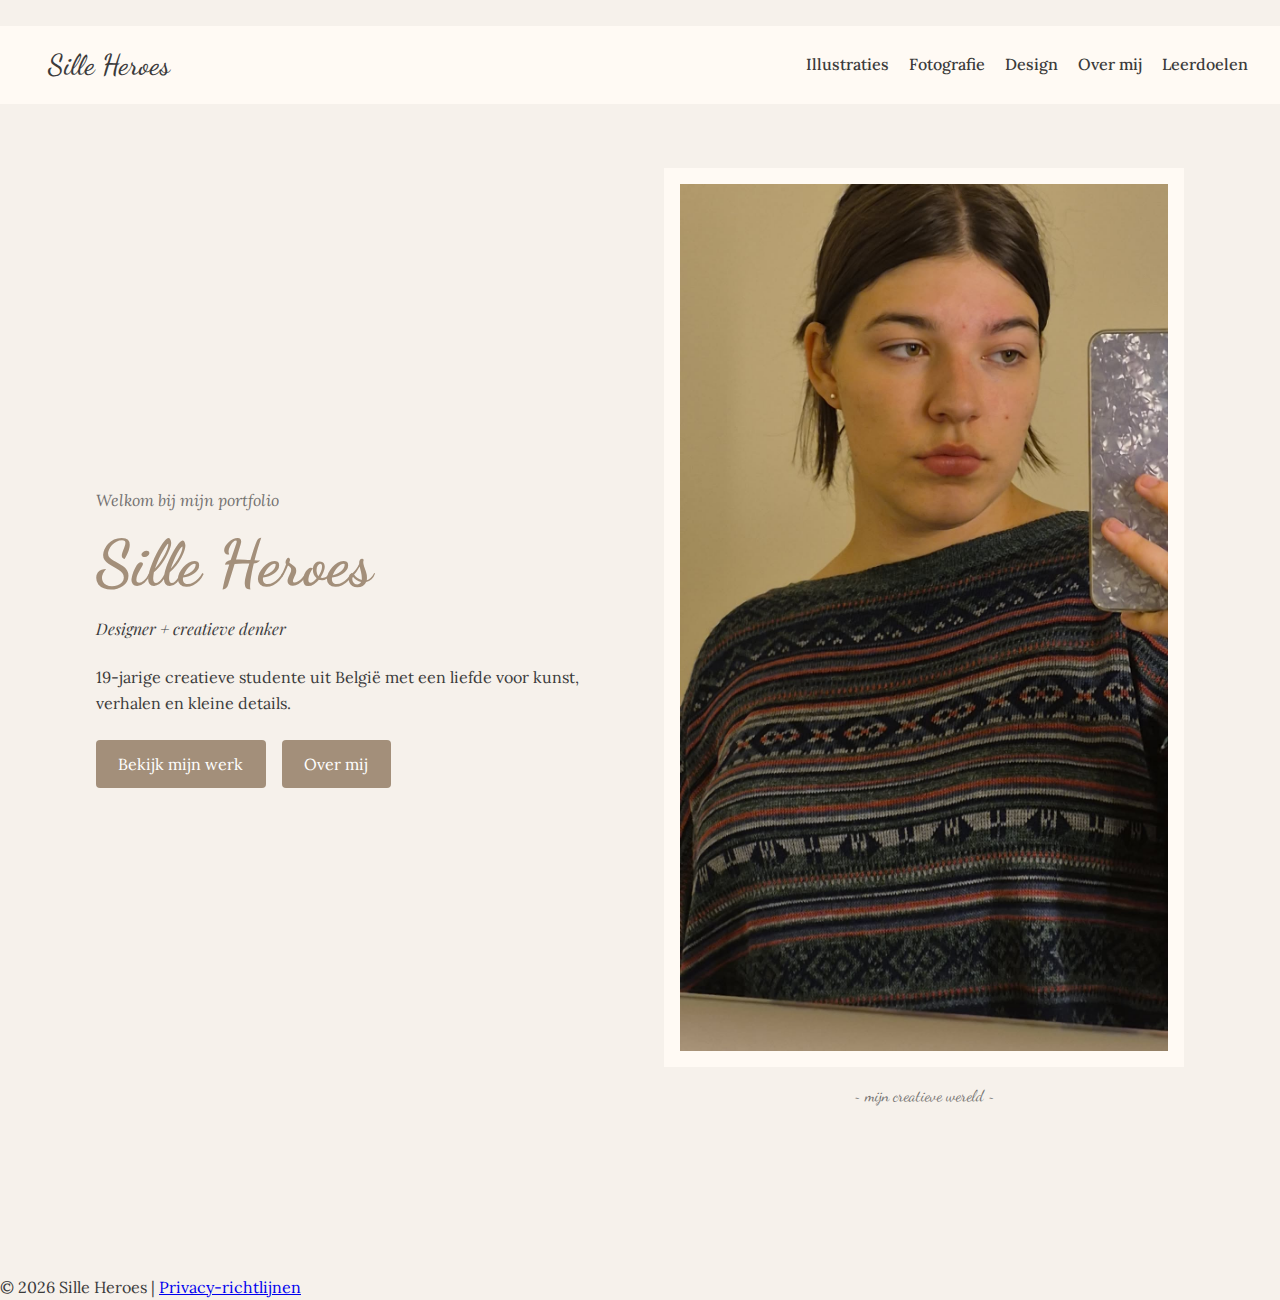
<file: index.html>
<!DOCTYPE html>
<html lang="nl">
<head>
    <meta charset="UTF-8">
    <title>Sille Heroes — Portfolio</title>
    <meta name="viewport" content="width=device-width, initial-scale=1.0">

    <!-- Fonts -->
    <link href="https://fonts.googleapis.com/css2?family=Playfair+Display&family=Dancing+Script&family=Lora&display=swap" rel="stylesheet">

    <link rel="stylesheet" href="style.css">
</head>
<body>
<main>
    <section class="fade-in delay-200">
        <a href="illustraties.html" class="btn">Bekijk werk</a>
    </section>
</main>

<!-- Navigation -->
<header class="nav">
    <div class="nav-inner">
        <a href="index.html" class="logo">Sille Heroes</a>
        <nav>
            <a href="illustraties.html">Illustraties</a>
            <a href="fotografie.html">Fotografie</a>
            <a href="design.html">Design</a>
            <a href="portfolio.html">Over mij</a>
            <a href="leerdoelen.html">Leerdoelen</a>
        </nav>
    </div>
</header>

<!-- Hero -->
<main>
    <section class="hero">
        <div class="hero-text">
            <span class="subtitle">Welkom bij mijn portfolio</span>
            <h1>Sille Heroes</h1>
            <p class="tagline">Designer + creatieve denker</p>
            <p class="intro">
                19-jarige creatieve studente uit België met een liefde voor kunst,
                verhalen en kleine details.
            </p>

            <div class="buttons">
                <a href="illustraties.html" class="btn">Bekijk mijn werk</a>
                <a href="portfolio.html" class="btn">Over mij</a>
            </div>
        </div>

        <div class="hero-image">
            <img src=".idea/images/Sille Heroes.jpg" alt="Sille Heroes" />
            <p class="caption">~ mijn creatieve wereld ~</p>
        </div>
    </section>
</main>
<div class="hero-text">
    <h1 class="fade-in delay-100">Sille Heroes</h1>
    <p class="tagline fade-in delay-200">
        Creatieve student met een liefde voor illustratie,
        fotografie en design.
    </p>

    <div class="hero-buttons fade-in delay-300">
        <a href="illustraties.html" class="btn">Bekijk werk</a>
        <a href="portfolio.html" class="btn-outline">Over mij</a>
    </div>
</div>

<footer>
    <p>&copy; 2026 Sille Heroes | <a href="privacy.html">Privacy-richtlijnen</a></p>
</footer>

<script src="main.js"></script>
</body>
</html>
</file>
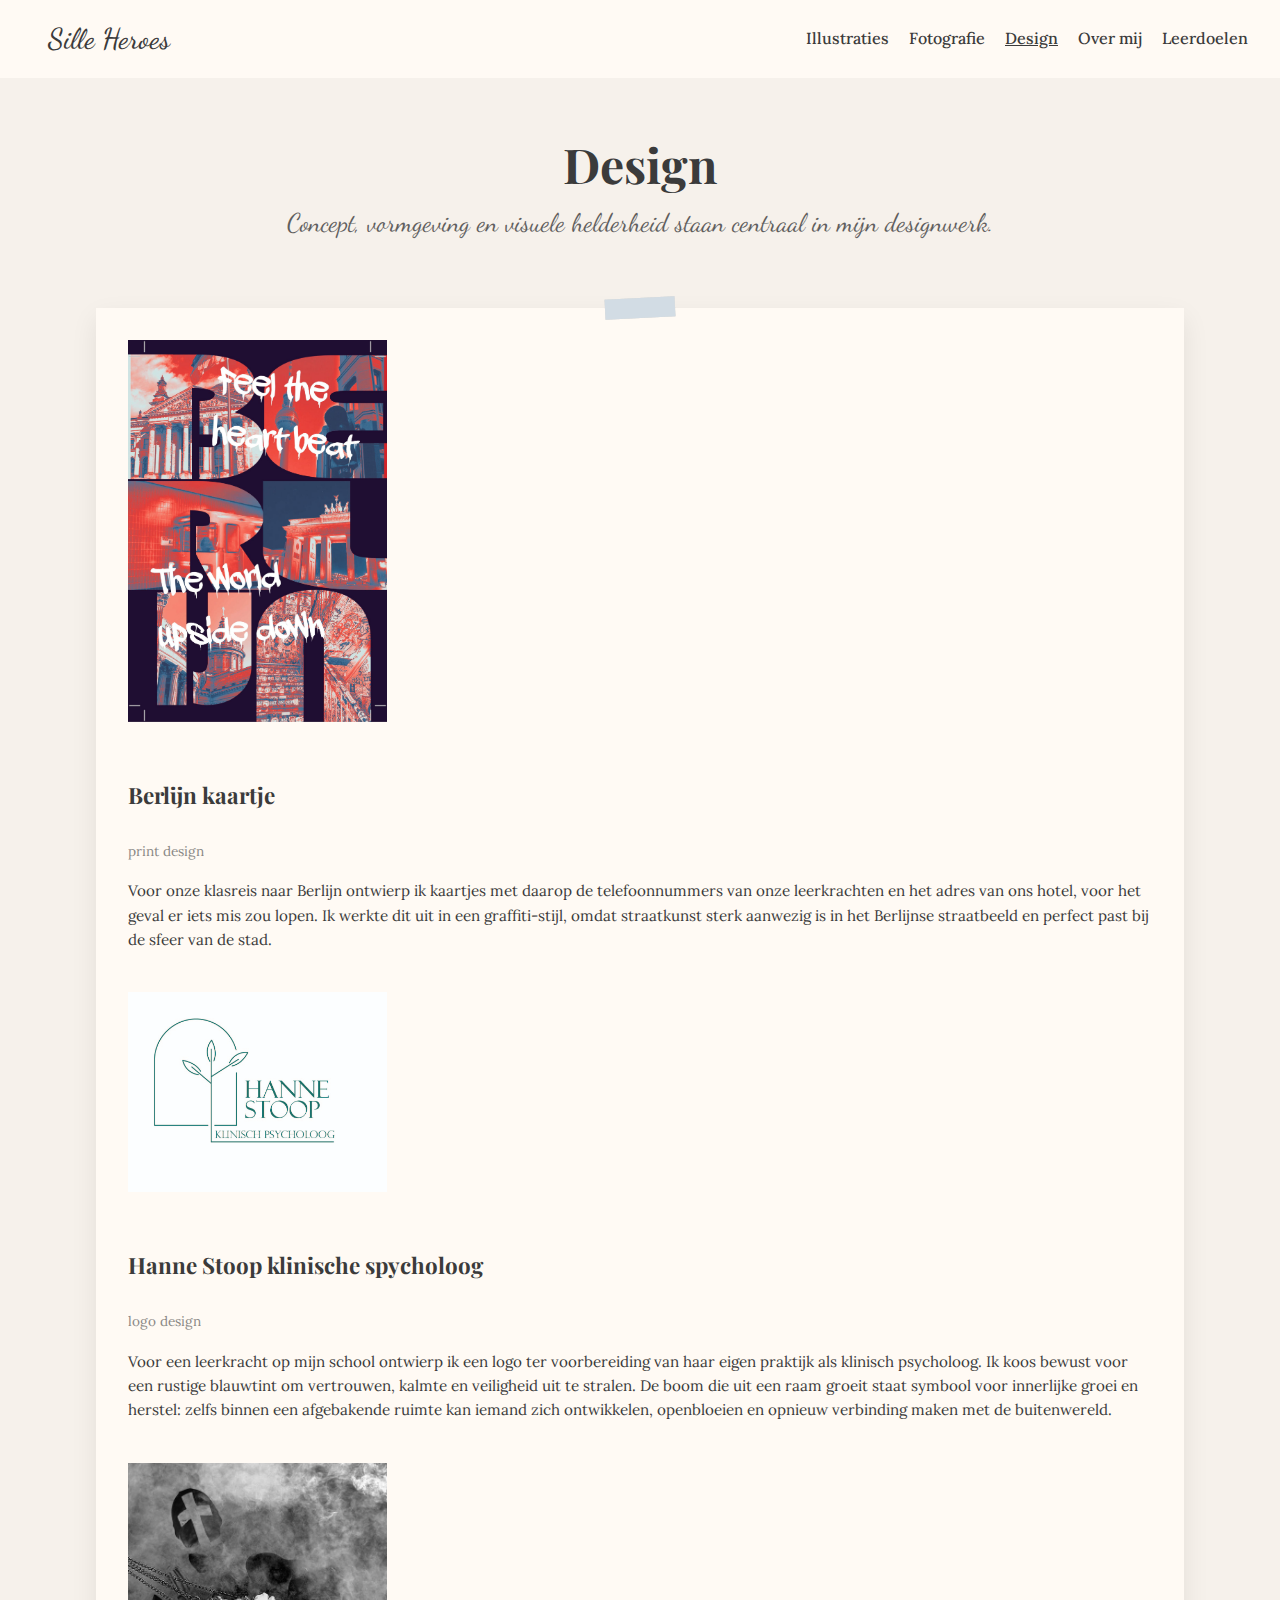
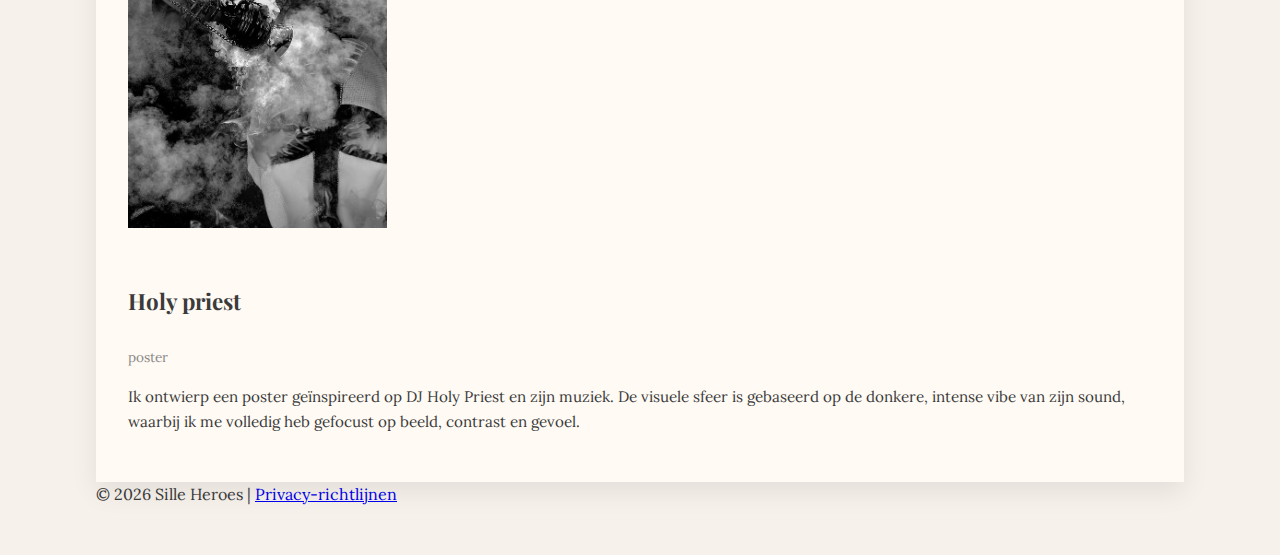
<file: design.html>
<!DOCTYPE html>
<html lang="nl">
<head>
    <meta charset="UTF-8">
    <title>Design — Sille Heroes</title>
    <meta name="viewport" content="width=device-width, initial-scale=1.0">

    <!-- Fonts -->
    <link href="https://fonts.googleapis.com/css2?family=Playfair+Display&family=Dancing+Script&family=Lora&display=swap" rel="stylesheet">
    <link rel="stylesheet" href="style.css">
</head>
<body>

<!-- Navigation -->
<header class="nav">
    <div class="nav-inner">
        <a href="index.html" class="logo">Sille Heroes</a>
        <nav>
            <a href="illustraties.html" >Illustraties</a>
            <a href="fotografie.html">Fotografie</a>
            <a href="design.html" class="active">Design</a>
            <a href="portfolio.html">Over mij</a>
            <a href="leerdoelen.html">Leerdoelen</a>
        </nav>
    </div>
</header>

<main class="page">


    <section class="page-header">
        <h1>Design</h1>
        <p>Concept, vormgeving en visuele helderheid staan centraal in mijn designwerk.</p>
    </section>


    <section class="designs">

        <article class="design">
            <div class="tape blue"></div>
            <img src=".idea/images/Opdr2_Berlijn_Definitief_Heroes_Sille-afbeeldingen-0.jpg" alt="Berlijn kaartje" width="291" height="691"/>
            <h2>Berlijn kaartje</h2>
            <span class="category">print design</span>
            <p>
                Voor onze klasreis naar Berlijn ontwierp ik kaartjes met daarop de telefoonnummers van onze leerkrachten en het adres van ons hotel, voor het geval er iets mis zou lopen.
                Ik werkte dit uit in een graffiti-stijl, omdat straatkunst sterk aanwezig is in het Berlijnse straatbeeld en perfect past bij de sfeer van de stad.
            </p>
        </article>


        <article class="design">
            <div class="tape beige"></div>

            <img src=".idea/images/Definitief_Hanne Stoop_Logo_Heroes_Sille_Tekengebied 1-10.jpg" alt="Logo Hanne Stoop" width="291" height="691"/>
            <h2>Hanne Stoop klinische spycholoog</h2>
            <span class="category">logo design</span>
            <p>
                Voor een leerkracht op mijn school ontwierp ik een logo ter voorbereiding van haar eigen praktijk als klinisch psycholoog.
                Ik koos bewust voor een rustige blauwtint om vertrouwen, kalmte en veiligheid uit te stralen. De boom die uit een raam groeit staat symbool voor innerlijke groei en herstel: zelfs binnen een afgebakende ruimte kan iemand zich ontwikkelen, openbloeien en opnieuw verbinding maken met de buitenwereld.
            </p>
        </article>

        <article class="design">
            <div class="tape blue"></div>
            <img src=".idea/images/Holy priest.png" alt="poster holy priest" width="291" height="691"/>
            <h2>Holy priest</h2>
            <span class="category">poster</span>
            <p>
                Ik ontwierp een poster geïnspireerd op DJ Holy Priest en zijn muziek.
                De visuele sfeer is gebaseerd op de donkere, intense vibe van zijn sound, waarbij ik me volledig heb gefocust op beeld, contrast en gevoel.
            </p>
        </article>

    </section>
    <footer>
        <p>&copy; 2026 Sille Heroes | <a href="privacy.html">Privacy-richtlijnen</a></p>
    </footer>
</main>

</body>
</html>
</file>
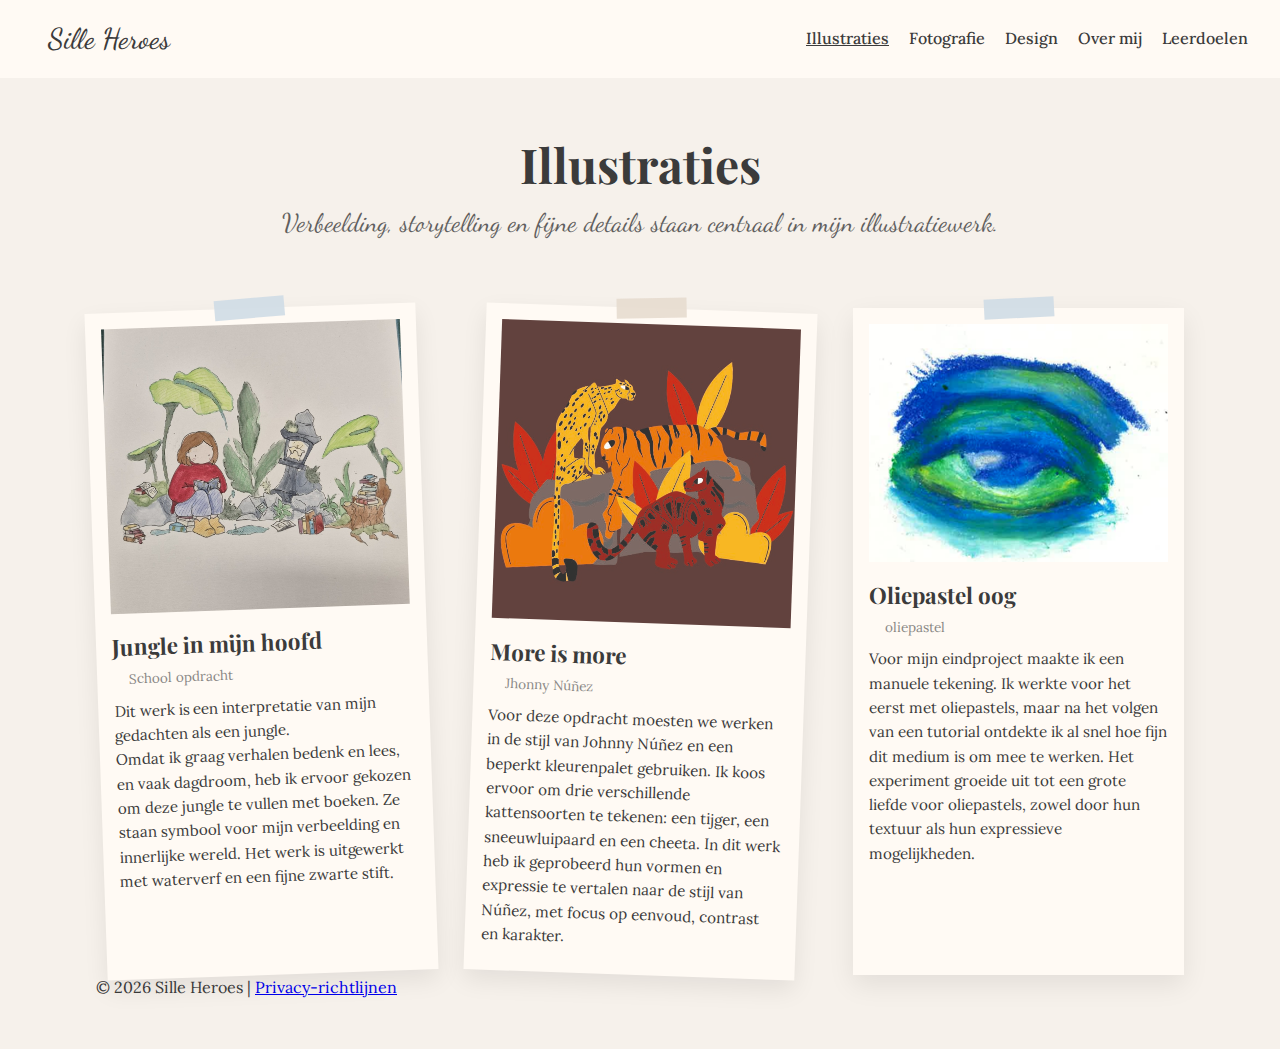
<file: illustraties.html>
<!DOCTYPE html>
<html lang="nl">
<head>
    <meta charset="UTF-8">
    <title>Illustraties — Sille Heroes</title>
    <meta name="viewport" content="width=device-width, initial-scale=1.0">

    <!-- Fonts -->
    <link href="https://fonts.googleapis.com/css2?family=Playfair+Display&family=Dancing+Script&family=Lora&display=swap" rel="stylesheet">
    <link rel="stylesheet" href="style.css">
</head>
<body>

<!-- Navigation -->
<header class="nav">
    <div class="nav-inner">
        <a href="index.html" class="logo">Sille Heroes</a>
        <nav>
            <a href="illustraties.html" class="active">Illustraties</a>
            <a href="fotografie.html">Fotografie</a>
            <a href="design.html">Design</a>
            <a href="portfolio.html">Over mij</a>
            <a href="leerdoelen.html">Leerdoelen</a>
        </nav>
    </div>
</header>

<main class="page">

    <!-- Header -->
    <section class="page-header">
        <h1>Illustraties</h1>
        <p>Verbeelding, storytelling en fijne details staan centraal in mijn illustratiewerk.</p>
    </section>

    <!-- Illustrations -->
    <section class="illustrations">

        <!-- Card 1 -->
        <article class="card rotate-left">
            <div class="tape blue"></div>
            <img src=".idea/images/jungle in mijn hoofd.jpg" alt="Jungle in mijn hoofd"/>
            <h2>Jungle in mijn hoofd</h2>
            <span class="category">School opdracht</span>
            <p>
                Dit werk is een interpretatie van mijn gedachten als een jungle.<br>
                Omdat ik graag verhalen bedenk en lees, en vaak dagdroom, heb ik ervoor gekozen om deze jungle te vullen met boeken. Ze staan symbool voor mijn verbeelding en innerlijke wereld. Het werk is uitgewerkt met waterverf en een fijne zwarte stift.
            </p>
        </article>

        <!-- Card 2 -->
        <article class="card rotate-right">
            <div class="tape beige"></div>
            <img src=".idea/images/H4_More is more_Heroes__Sille.jpg" alt="Jhonny Núñez stijl illustratie"/>
            <h2>More is more</h2>
            <span class="category">Jhonny Núñez</span>
            <p>
                Voor deze opdracht moesten we werken in de stijl van Johnny Núñez en een beperkt kleurenpalet gebruiken.
                Ik koos ervoor om drie verschillende kattensoorten te tekenen: een tijger, een sneeuwluipaard en een cheeta. In dit werk heb ik geprobeerd hun vormen en expressie te vertalen naar de stijl van Núñez, met focus op eenvoud, contrast en karakter.
            </p>
        </article>

        <!-- Card 3 -->
        <article class="card">
            <div class="tape blue"></div>
            <img src=".idea/images/Oliepastel%20oog.png" alt="olie pastel oog"/>
            <h2>Oliepastel oog</h2>
            <span class="category">oliepastel</span>
            <p>
                Voor mijn eindproject maakte ik een manuele tekening.
                Ik werkte voor het eerst met oliepastels, maar na het volgen van een tutorial ontdekte ik al snel hoe fijn dit medium is om mee te werken. Het experiment groeide uit tot een grote liefde voor oliepastels, zowel door hun textuur als hun expressieve mogelijkheden.
            </p>
        </article>

    </section>
    <footer>
        <p>&copy; 2026 Sille Heroes | <a href="privacy.html">Privacy-richtlijnen</a></p>
    </footer>
</main>

</body>
</html>
</file>
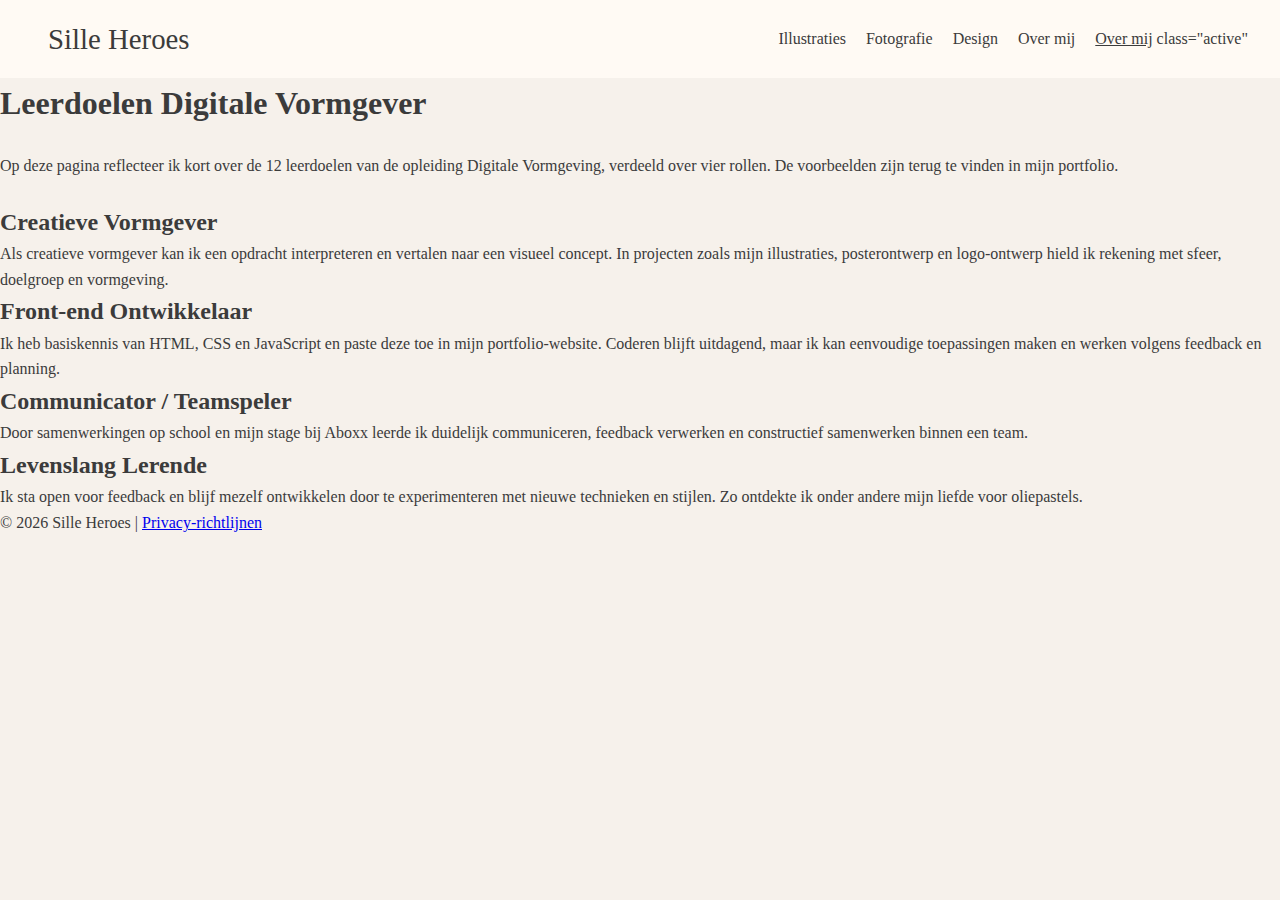
<file: leerdoelen.html>
<!DOCTYPE html>
<html lang="nl">
<head>
    <meta charset="UTF-8">
    <title>Leerdoelen Digitale Vormgever</title>
    <link rel="stylesheet" href="style.css">
</head>
<header class="nav">
    <div class="nav-inner">
        <a href="index.html" class="logo">Sille Heroes</a>
        <nav>
            <a href="illustraties.html">Illustraties</a>
            <a href="fotografie.html">Fotografie</a>
            <a href="design.html">Design</a>
            <a href="portfolio.html">Over mij</a>
            <a href="leerdoelen.html" class="active">Over mij</a>
            class="active"
        </nav>
    </div>
</header>
<body>

<main class="container">
    <h1>Leerdoelen Digitale Vormgever</h1>
    <p class="intro">
        Op deze pagina reflecteer ik kort over de 12 leerdoelen van de opleiding Digitale Vormgeving,
        verdeeld over vier rollen. De voorbeelden zijn terug te vinden in mijn portfolio.
    </p>

    <section class="role">
        <h2>Creatieve Vormgever</h2>
        <p>
            Als creatieve vormgever kan ik een opdracht interpreteren en vertalen naar een visueel concept.
            In projecten zoals mijn illustraties, posterontwerp en logo-ontwerp hield ik rekening met
            sfeer, doelgroep en vormgeving.
        </p>
    </section>

    <section class="role">
        <h2>Front-end Ontwikkelaar</h2>
        <p>
            Ik heb basiskennis van HTML, CSS en JavaScript en paste deze toe in mijn portfolio-website.
            Coderen blijft uitdagend, maar ik kan eenvoudige toepassingen maken en werken volgens
            feedback en planning.
        </p>
    </section>

    <section class="role">
        <h2>Communicator / Teamspeler</h2>
        <p>
            Door samenwerkingen op school en mijn stage bij Aboxx leerde ik duidelijk communiceren,
            feedback verwerken en constructief samenwerken binnen een team.
        </p>
    </section>

    <section class="role">
        <h2>Levenslang Lerende</h2>
        <p>
            Ik sta open voor feedback en blijf mezelf ontwikkelen door te experimenteren met nieuwe
            technieken en stijlen. Zo ontdekte ik onder andere mijn liefde voor oliepastels.
        </p>
    </section>
    <footer>
        <p>&copy; 2026 Sille Heroes | <a href="privacy.html">Privacy-richtlijnen</a></p>
    </footer>
</main>

</body>
</html>
</file>
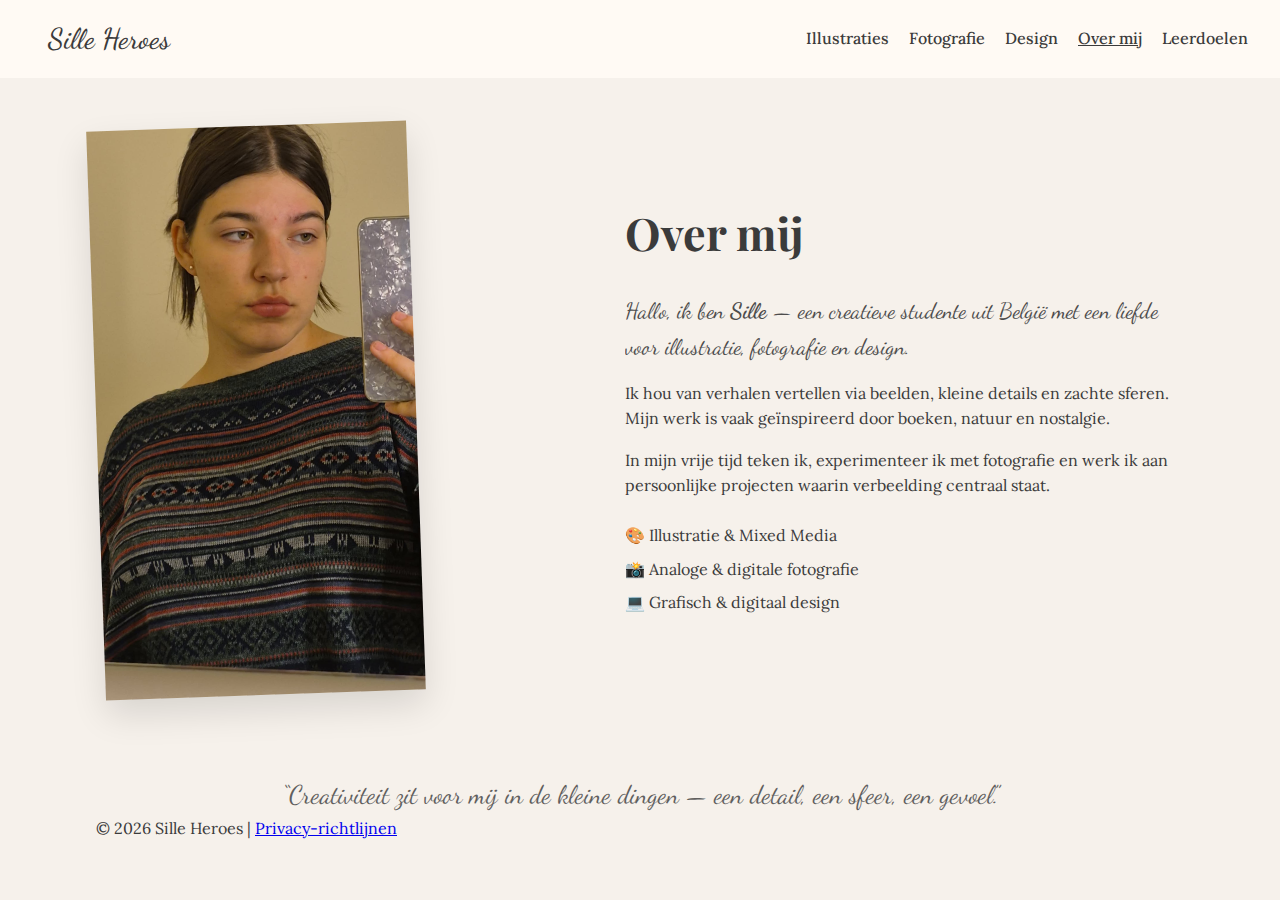
<file: portfolio.html>
<!DOCTYPE html>
<html lang="nl">
<head>
    <meta charset="UTF-8">
    <title>Over mij — Sille Heroes</title>
    <meta name="viewport" content="width=device-width, initial-scale=1.0">

    <link href="https://fonts.googleapis.com/css2?family=Playfair+Display&family=Dancing+Script&family=Lora&display=swap" rel="stylesheet">
    <link rel="stylesheet" href="style.css">
</head>
<body>

<!-- Navigation -->
<header class="nav">
    <div class="nav-inner">
        <a href="index.html" class="logo">Sille Heroes</a>
        <nav>
            <a href="illustraties.html">Illustraties</a>
            <a href="fotografie.html">Fotografie</a>
            <a href="design.html">Design</a>
            <a href="portfolio.html" class="active">Over mij</a>
            <a href="leerdoelen.html">Leerdoelen</a>
        </nav>
    </div>
</header>

<main class="page">

    <!-- Intro -->
    <section class="about">

        <div class="about-image rotate-left">
            <img src=".idea/images/Sille%20Heroes.jpg" alt="Portret van Sille"/>
        </div>

        <div class="about-text">
            <h1>Over mij</h1>
            <p class="intro">
                Hallo, ik ben <strong>Sille</strong> — een creatieve studente uit België
                met een liefde voor illustratie, fotografie en design.
            </p>

            <p>
                Ik hou van verhalen vertellen via beelden, kleine details en zachte
                sferen. Mijn werk is vaak geïnspireerd door boeken, natuur en
                nostalgie.
            </p>

            <p>
                In mijn vrije tijd teken ik, experimenteer ik met fotografie en
                werk ik aan persoonlijke projecten waarin verbeelding centraal
                staat.
            </p>

            <ul class="about-list">
                <li>🎨 Illustratie & Mixed Media</li>
                <li>📸 Analoge & digitale fotografie</li>
                <li>💻 Grafisch & digitaal design</li>
            </ul>
        </div>

    </section>

    <!-- Quote -->
    <section class="about-quote">
        <p>
            “Creativiteit zit voor mij in de kleine dingen —
            een detail, een sfeer, een gevoel.”
        </p>
    </section>
    <footer>
        <p>&copy; 2026 Sille Heroes | <a href="privacy.html">Privacy-richtlijnen</a></p>
    </footer>
</main>

</body>
</html>
</file>
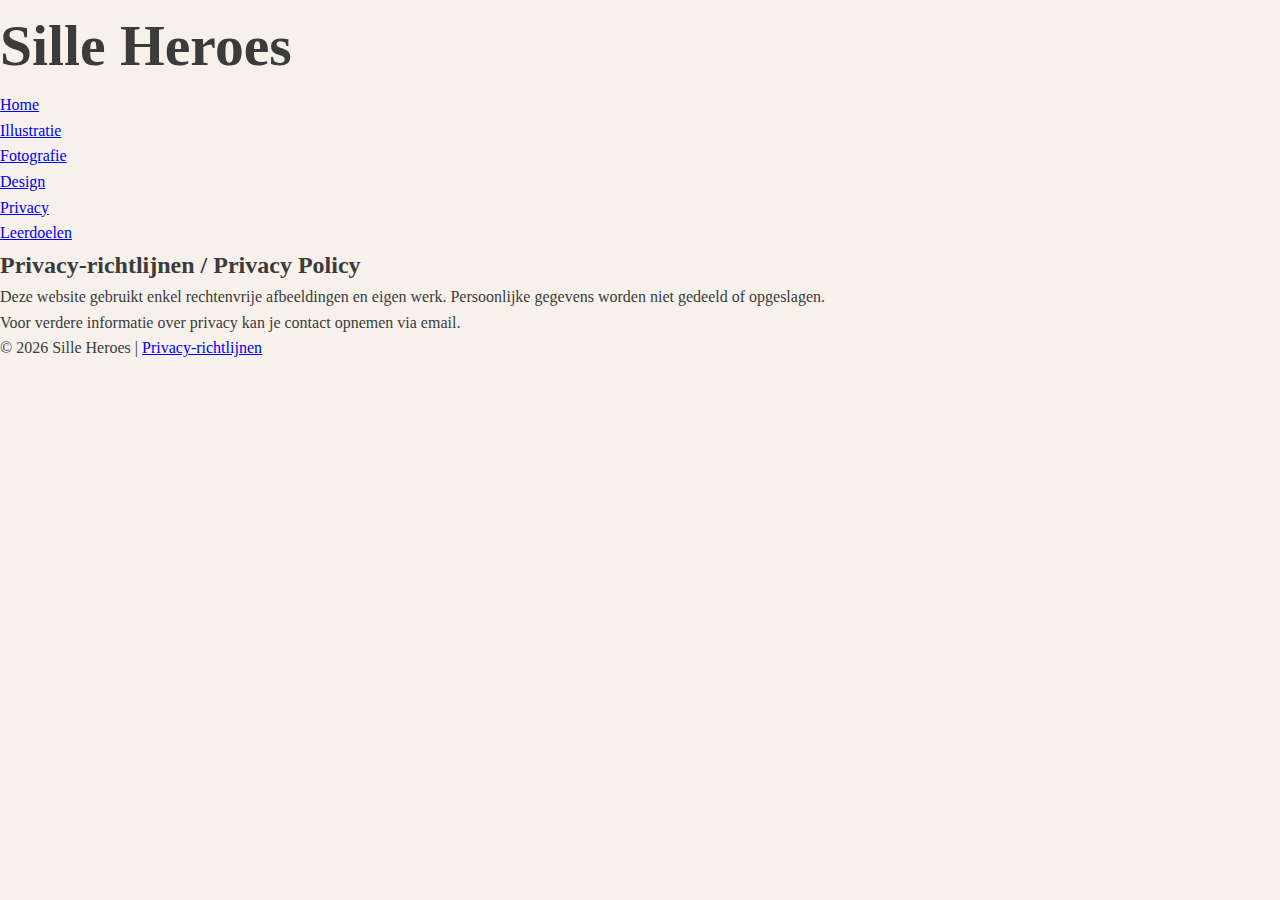
<file: privacy.html>
<!DOCTYPE html>
<html lang="nl">
<head>
    <meta charset="UTF-8">
    <meta name="viewport" content="width=device-width, initial-scale=1.0">
    <title>Privacy - Sille Heroes</title>
    <link rel="stylesheet" href="style.css">
</head>
<body>
<header>
    <div class="logo">
        <h1>Sille Heroes</h1>
    </div>
    <nav>
        <ul>
            <li><a href="index.html">Home</a></li>
            <li><a href="illustraties.html">Illustratie</a></li>
            <li><a href="fotografie.html">Fotografie</a></li>
            <li><a href="design.html">Design</a></li>
            <li><a href="privacy.html">Privacy</a></li>
            <a href="leerdoelen.html">Leerdoelen</a>
        </ul>
    </nav>
</header>


    <section id="privacy">
        <h2>Privacy-richtlijnen / Privacy Policy</h2>
        <p>
            Deze website gebruikt enkel rechtenvrije afbeeldingen en eigen werk.
            Persoonlijke gegevens worden niet gedeeld of opgeslagen.
        </p>
        <p>
            Voor verdere informatie over privacy kan je contact opnemen via email.
        </p>
    </section>


<footer>
    <p>&copy; 2026 Sille Heroes | <a href="privacy.html">Privacy-richtlijnen</a></p>
</footer>
<script src="main.js"></script>
</body>
</html>
</file>
<file: style.css>
:root {
    --bg: #f6f1eb;
    --paper: #fffaf4;
    --text: #3b3b3b;
    --accent: #a38f7a;
}

* {
    margin: 0;
    padding: 0;
    box-sizing: border-box;
}

body {
    font-family: "Lora", serif;
    background: var(--bg);
    color: var(--text);
    line-height: 1.6;
}

/* Navigation */
.nav {
    background: var(--paper);
    padding: 1rem 2rem;
    position: marker;
    top: 0;
}

.nav-inner {
    display: flex;
    justify-content: space-between;
    align-items: center;
}

.nav a {
    margin-left: 1rem;
    text-decoration: none;
    color: var(--text);
    font-weight: 500;
}

.logo {
    font-family: "Dancing Script", cursive;
    font-size: 1.8rem;
}

/* Hero */
.hero {
    display: grid;
    grid-template-columns: 1fr 1fr;
    gap: 3rem;
    padding: 4rem 6rem;
    align-items: center;
}

.subtitle {
    font-style: italic;
    opacity: 0.7;
}

.hero h1 {
    font-family: "Dancing Script", cursive;
    font-size: 4rem;
    color: var(--accent);
}

.tagline {
    font-family: "Playfair Display", serif;
    font-style: italic;
}

.intro {
    margin: 1.5rem 0;
}

.buttons {
    display: flex;
    gap: 1rem;
}

.btn {
    background: var(--accent);
    color: white;
    padding: 0.7rem 1.4rem;
    text-decoration: none;
    border-radius: 4px;
}

.btn.ghost {
    background: transparent;
    color: var(--accent);
    border: 1px solid var(--accent);
}

.hero-image img {
    width: 100%;
    background: var(--paper);
    padding: 1rem;
}

.caption {
    text-align: center;
    font-family: "Dancing Script", cursive;
    margin-top: 0.5rem;
    opacity: 0.7;
}

/* Responsive */
@media (max-width: 900px) {
    .hero {
        grid-template-columns: 1fr;
        padding: 2rem;
    }
}
/* Pages */
.page {
    padding: 3rem 6rem;
}

.page-header {
    text-align: center;
    margin-bottom: 4rem;
}

.page-header h1 {
    font-family: "Playfair Display", serif;
    font-size: 3rem;
}

.page-header p {
    font-family: "Dancing Script", cursive;
    font-size: 1.6rem;
    opacity: 0.8;
}

/* Illustrations grid */
.illustrations {
    display: grid;
    grid-template-columns: repeat(auto-fit, minmax(260px, 1fr));
    gap: 3rem;
}

/* Cards */
.card {
    background: var(--paper);
    padding: 1rem 1rem 1.5rem;
    box-shadow: 0 10px 25px rgba(0,0,0,0.08);
    position: relative;
    transition: transform 0.3s ease;
}

.card:hover {
    transform: translateY(-6px) rotate(0deg);
}

.card img {
    width: 100%;
    display: block;
}

.card h2 {
    margin-top: 1rem;
    font-family: "Playfair Display", serif;
    font-size: 1.4rem;
}

.category {
    font-size: 0.85rem;
    opacity: 0.6;
}

.card p {
    margin-top: 0.5rem;
    font-size: 0.95rem;
}
/* designs */

.designs {
    background: var(--paper);
    padding: 1rem 1rem 1.5rem;
    box-shadow: 0 10px 25px rgba(0,0,0,0.08);
    position: relative;
    transition: transform 0.3s ease;
}
.designs:hover {
    transform: translateY(-6px) rotate(0deg);
}
.designs img {
    max-width: 100%;
    height: auto;
    display: block;
    padding: 1rem 1rem 1.5rem;
}
.designs h2 {
    margin-top: 1rem;
    font-family: "Playfair Display", serif;
    font-size: 1.4rem;
    padding: 1rem 1rem 1.5rem;
}
.category {
    font-size: 0.85rem;
    opacity: 0.6;
    padding: 1rem 1rem 1.5rem;
}
.designs p {
    margin-top: auto;
    font-size: 0.95rem;
    padding: 1rem 1rem 1.5rem;
}


/* Rotations */
.rotate-left {
    transform: rotate(-2deg);
}

.rotate-right {
    transform: rotate(2deg);
}

/* Washi tape */
.tape {
    width: 70px;
    height: 20px;
    position: absolute;
    top: -10px;
    left: 50%;
    transform: translateX(-50%) rotate(-3deg);
    opacity: 0.9;
}

.tape.blue {
    background: #cfdbe6;
}

.tape.beige {
    background: #e7dccf;
}

/* Active nav */
nav a.active {
    text-decoration: underline;
}

/* Mobile */
@media (max-width: 800px) {
    .page {
        padding: 2rem;
    }
}
/* Polaroid layout */
.polaroids {
    display: grid;
    grid-template-columns: repeat(auto-fit, minmax(220px, 1fr));
    gap: 3rem;
    justify-items: center;
}

/* Polaroid card */
.polaroid {
    background: #fff;
    padding: 1rem 1rem 2.5rem;
    box-shadow: 0 15px 30px rgba(0,0,0,0.15);
    max-width: 240px;
    transition: transform 0.3s ease;
}

.polaroid:hover {
    transform: translateY(-6px) rotate(0deg);
}

.polaroid img {
    width: 100%;
    display: block;
}

.polaroid figcaption {
    text-align: center;
    margin-top: 1rem;
    font-family: "Dancing Script", cursive;
    font-size: 1.2rem;
    opacity: 0.8;
}

/* reuse rotations */
.rotate-left {
    transform: rotate(-2deg);
}

.rotate-right {
    transform: rotate(2deg);
}

/* Mobile */
@media (max-width: 800px) {
    .polaroids {
        gap: 2rem;
    }
}

/* About page */
.about {
    display: grid;
    grid-template-columns: 1fr 1.2fr;
    gap: 4rem;
    align-items: center;
}

/* Image */
.about-image {
    max-width: 320px;
    box-shadow: 0 15px 35px rgba(0,0,0,0.12);
}

.about-image img {
    width: 100%;
    display: block;
}

/* Text */
.about-text h1 {
    font-family: "Playfair Display", serif;
    font-size: 2.8rem;
    margin-bottom: 1rem;
}

.about-text p {
    margin-bottom: 1rem;
    font-size: 1rem;
}

.about-text .intro {
    font-family: "Dancing Script", cursive;
    font-size: 1.4rem;
    opacity: 0.9;
}

/* List */
.about-list {
    list-style: none;
    padding: 0;
    margin-top: 1.5rem;
}

.about-list li {
    margin-bottom: 0.5rem;
}

/* Quote */
.about-quote {
    margin-top: 5rem;
    text-align: center;
}

.about-quote p {
    font-family: "Dancing Script", cursive;
    font-size: 1.6rem;
    opacity: 0.8;
}

/* Mobile */
@media (max-width: 900px) {
    .about {
        grid-template-columns: 1fr;
        gap: 2rem;
    }

    .about-image {
        margin: 0 auto;
    }
}
/* Fade-in animatie keyframes */
@keyframes fadeInUp {
    0% {
        opacity: 0;
        transform: translateY(20px);
    }
    100% {
        opacity: 1;
        transform: translateY(0);
    }
}

/* Class om te gebruiken */
.fade-in {
    opacity: 0; /* start onzichtbaar */
    @keyframes fadeInUp {
        0% { opacity: 0; transform: translateY(20px); }
        100% { opacity: 1; transform: translateY(0); }
    }

    .fade-in {
        opacity: 0;
        animation: fadeInUp 1s forwards;
    }

    .fade-in.delay-100 { animation-delay: 0.1s; }
    .fade-in.delay-200 { animation-delay: 0.2s; }
    .fade-in.delay-300 { animation-delay: 0.3s; }

footer{
    text-align: center;
    padding: 2rem;
    margin-top: 4rem;
    font-size: 0.9rem;
    color: black;
    isolation: auto;
}
    * {
        margin: 0;
        padding: 0;
        box-sizing: border-box;
        font-family: 'Arial', sans-serif;
    }

    body {
        background-color: #f6f4ef;
        color: #333;
    }

    .container {
        max-width: 900px;
        margin: 80px auto;
        padding: 0 20px;
    }

    h1 {
        font-size: 2.5rem;
        margin-bottom: 20px;
    }

    .intro {
        margin-bottom: 50px;
        line-height: 1.6;
        color: #555;
    }

    .role {
        margin-bottom: 40px;
    }

    .role h2 {
        font-size: 1.5rem;
        margin-bottom: 10px;
        color: #222;
    }

    .role p {
        line-height: 1.7;
        color: #444;
    }
</file>
